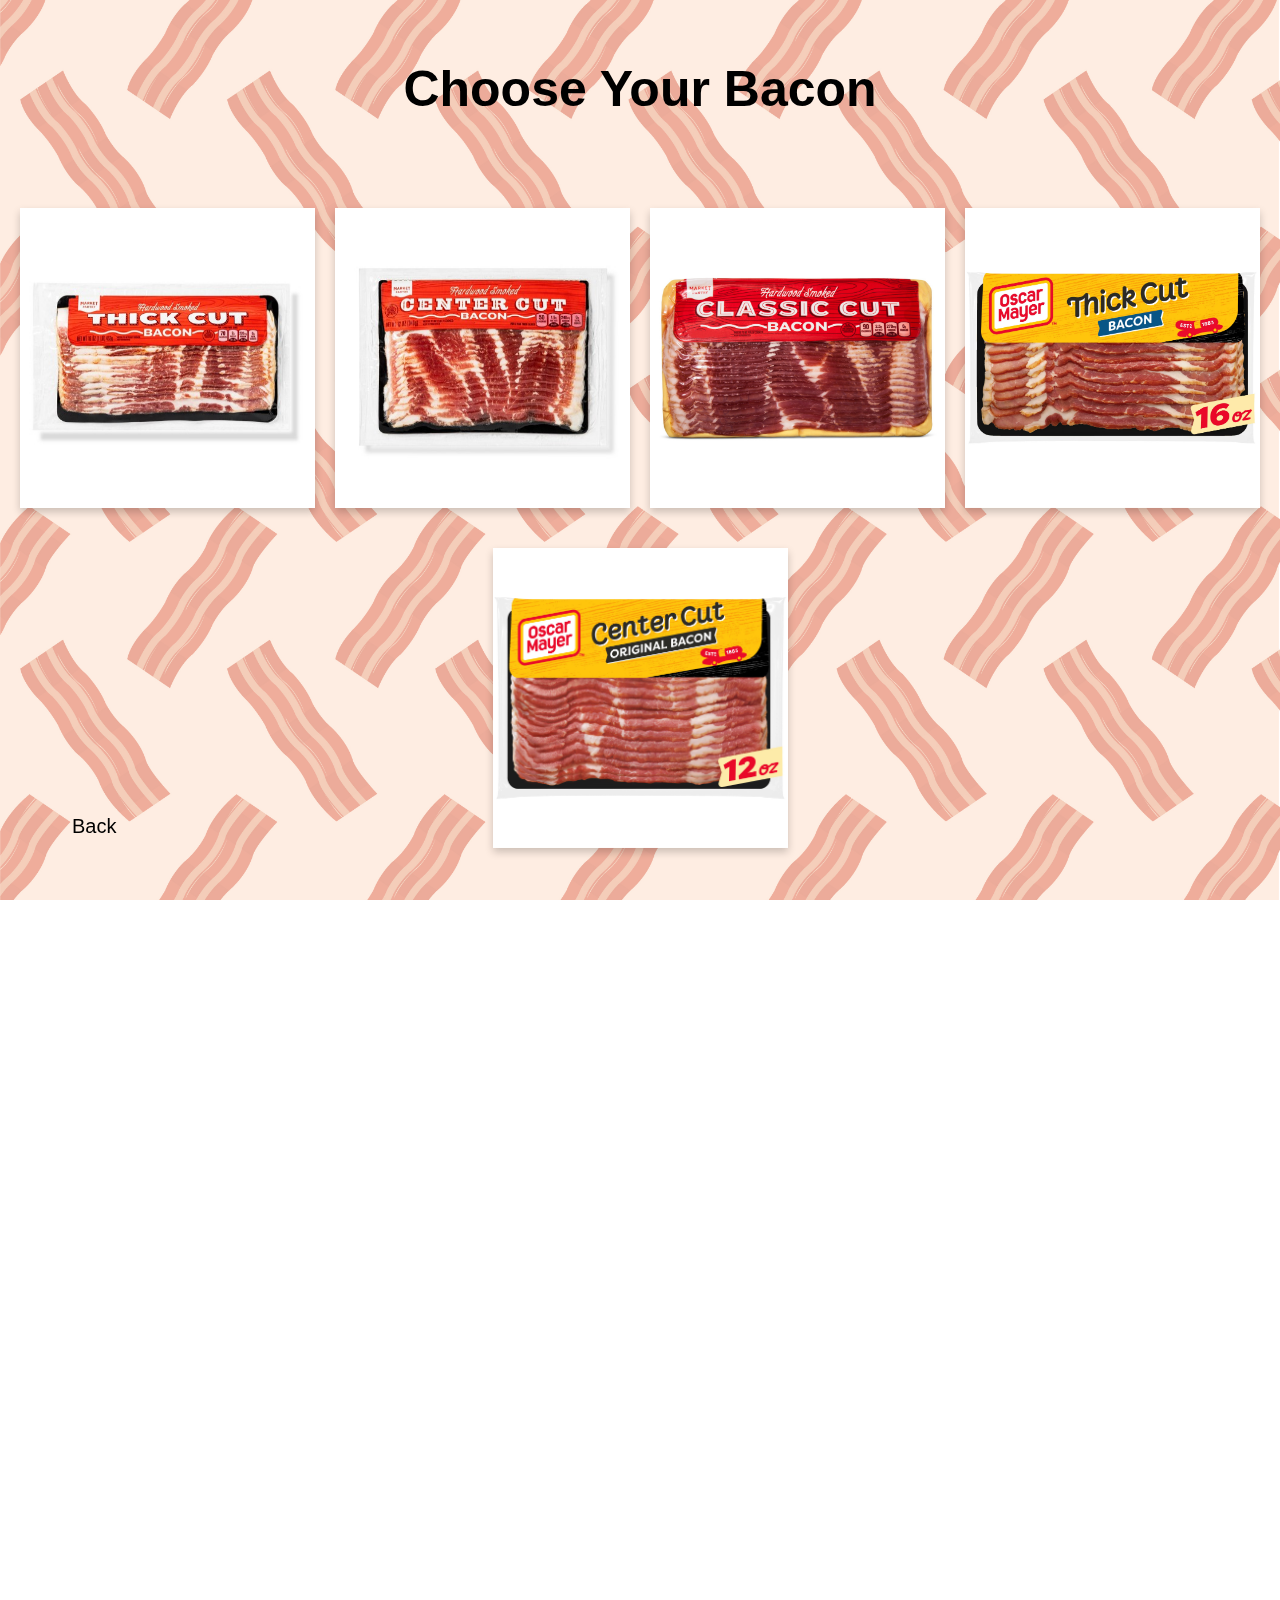
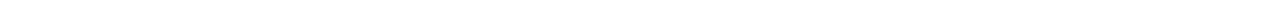
<file: tb/index.html>
<!DOCTYPE html>
<html lang="en">
<head>
    <meta charset="UTF-8">
    <meta name="viewport" content="width=device-width, initial-scale=1.0">
    <title>Bacon or Sausage</title>
    <link rel="stylesheet" href="style/reset.css">
</head>
<body>
    <h1>Choose Your Bacon</h1>
    <div id="flip-card-container" class="flip-card-container">
    </div>


    <a href="../bacon-1/index.html" id="btn-link">
        <div id="btn">
            <span class="noselect">Back</span>
            <div id="circle"></div>
        </div>
    </a>

    <script src="style/script.js"></script>
</body>
</html>
</file>
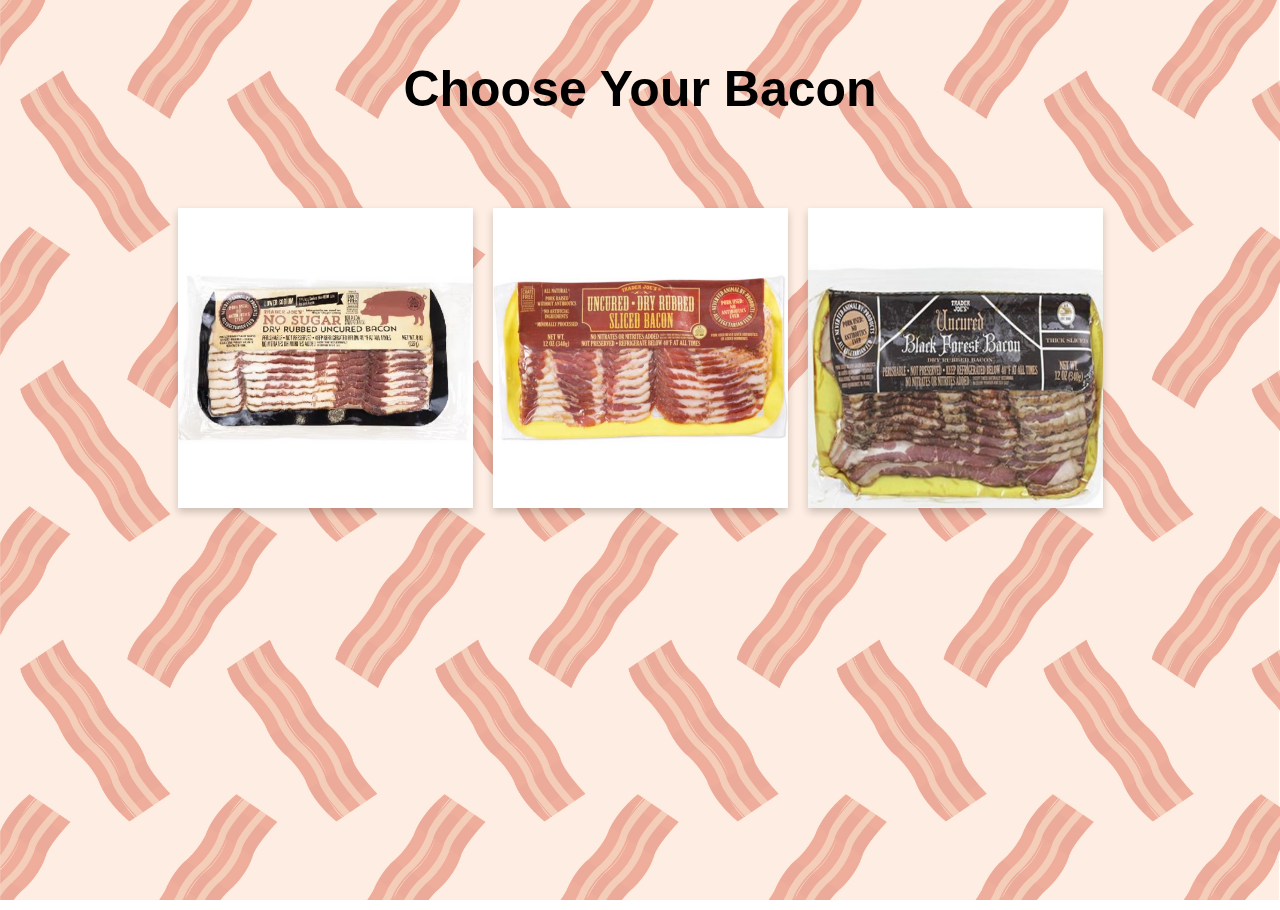
<file: tjb/index.html>
<!DOCTYPE html>
<html lang="en">
<head>
    <meta charset="UTF-8">
    <meta name="viewport" content="width=device-width, initial-scale=1.0">
    <title>Bacon or Sausage</title>
    <link rel="stylesheet" href="style/reset.css">
</head>
<body>
    <h1>Choose Your Bacon</h1>
    <div id="flip-card-container" class="flip-card-container">
    </div>
    <script src="style/script.js"></script>
</body>
</html>
</file>
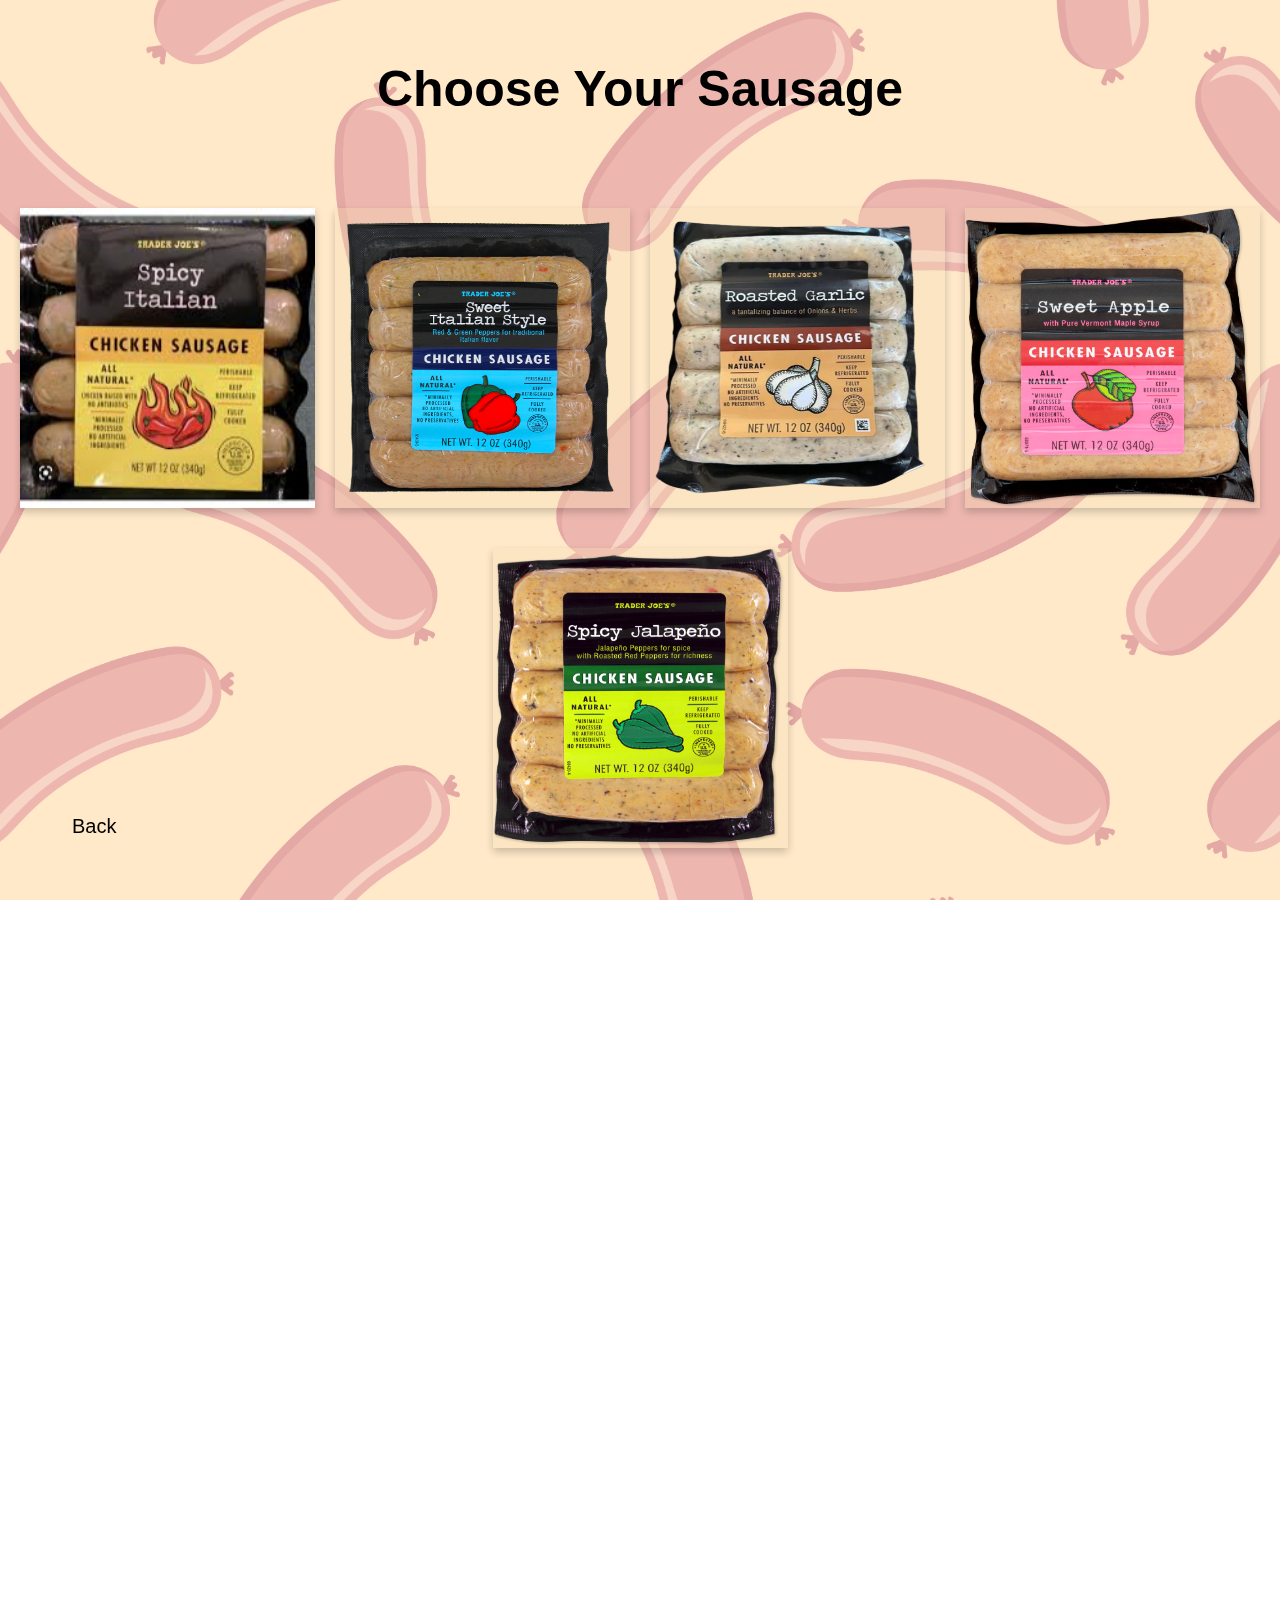
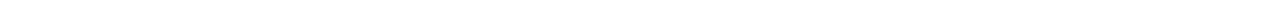
<file: tjs/index.html>
<!DOCTYPE html>
<html lang="en">
<head>
    <meta charset="UTF-8">
    <meta name="viewport" content="width=device-width, initial-scale=1.0">
    <title>Bacon or Sausage</title>
    <link rel="stylesheet" href="style/reset.css">
</head>
<body>
    <h1>Choose Your Sausage</h1>
    <div id="flip-card-container" class="flip-card-container">
    </div>


    <a href="../sg-1/index.html" id="btn-link">
        <div id="btn">
            <span class="noselect">Back</span>
            <div id="circle"></div>
        </div>
    </a>


    <script src="style/scrip.js"></script>
</body>
</html>
</file>
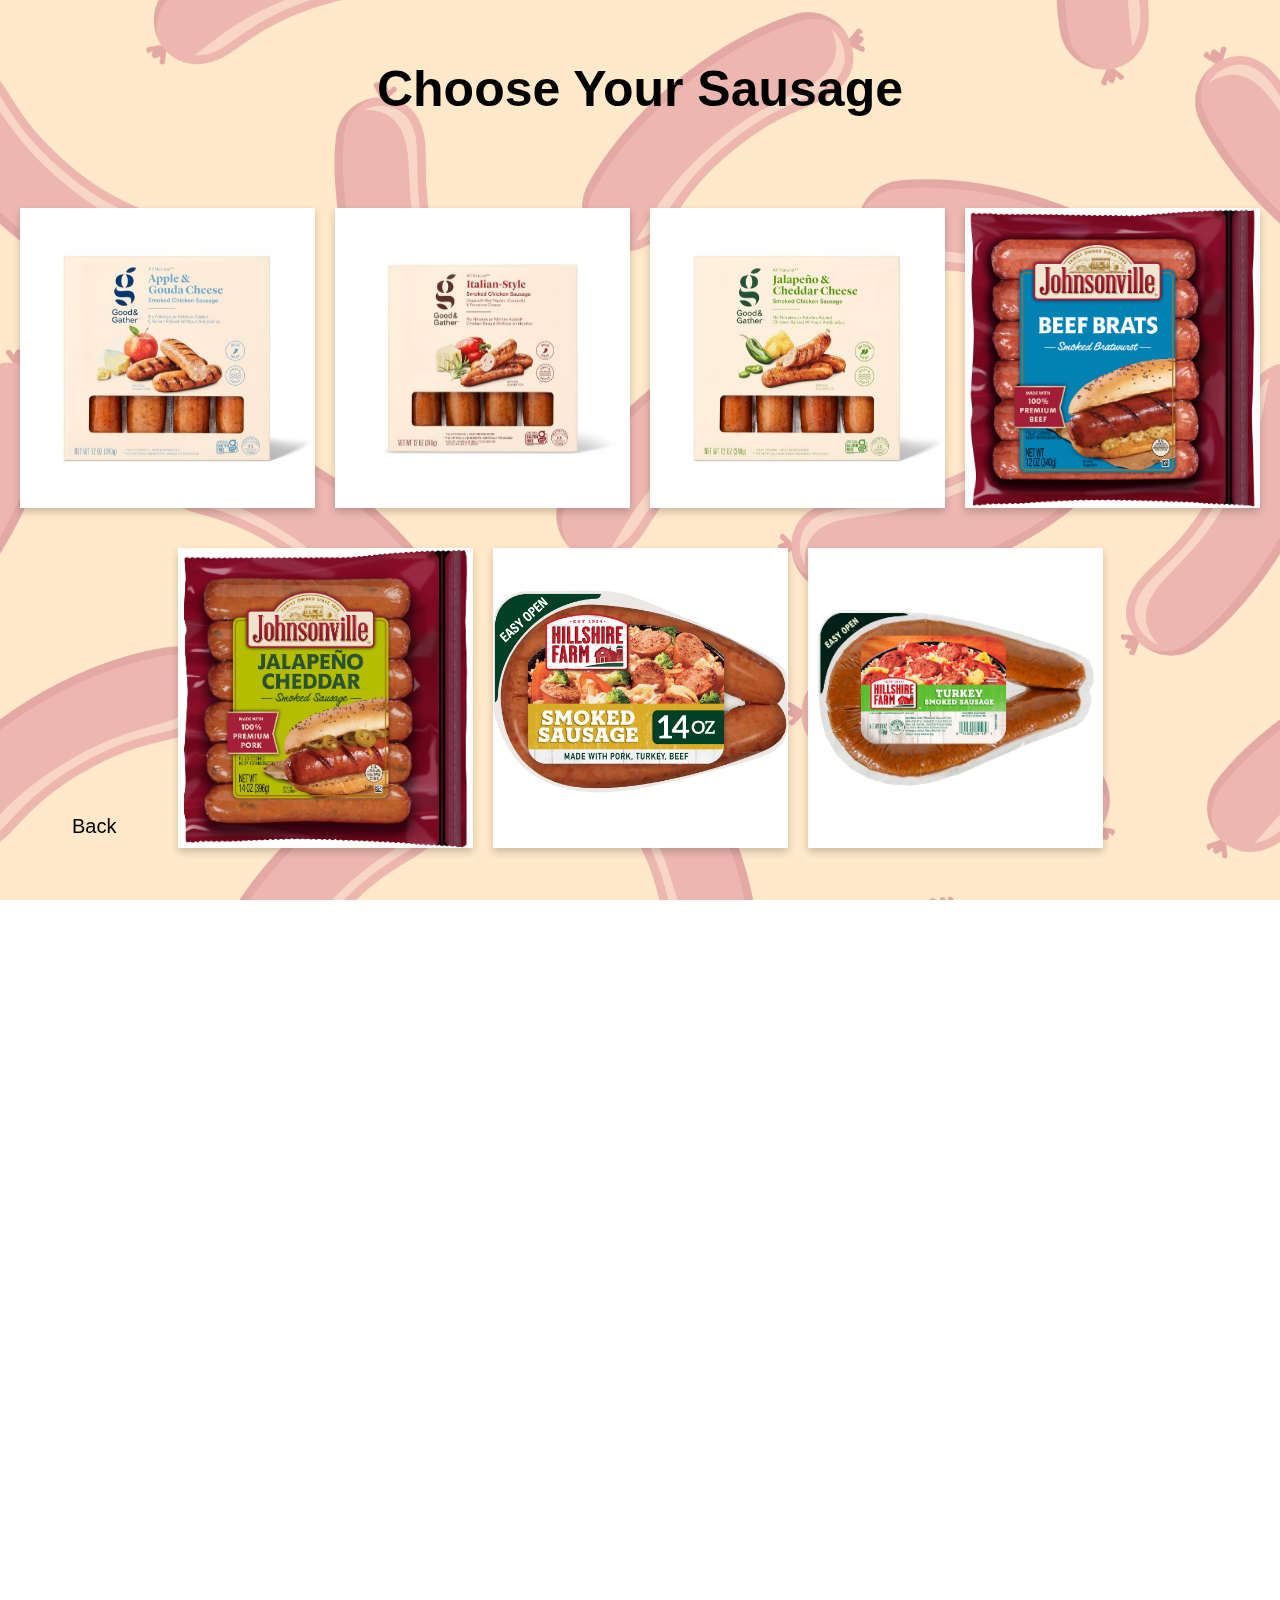
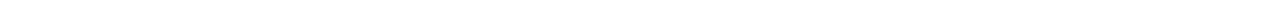
<file: ts/index.html>
<!DOCTYPE html>
<html lang="en">
<head>
    <meta charset="UTF-8">
    <meta name="viewport" content="width=device-width, initial-scale=1.0">
    <title>Bacon or Sausage</title>
    <link rel="stylesheet" href="style/reset.css">
</head>
<body>
    <h1>Choose Your Sausage</h1>
    <div id="flip-card-container" class="flip-card-container">
    </div>

    <a href="../sg-1/index.html" id="btn-link">
        <div id="btn">
            <span class="noselect">Back</span>
            <div id="circle"></div>
        </div>
    </a>


    <script src="style/script.js"></script>
</body>
</html>
</file>
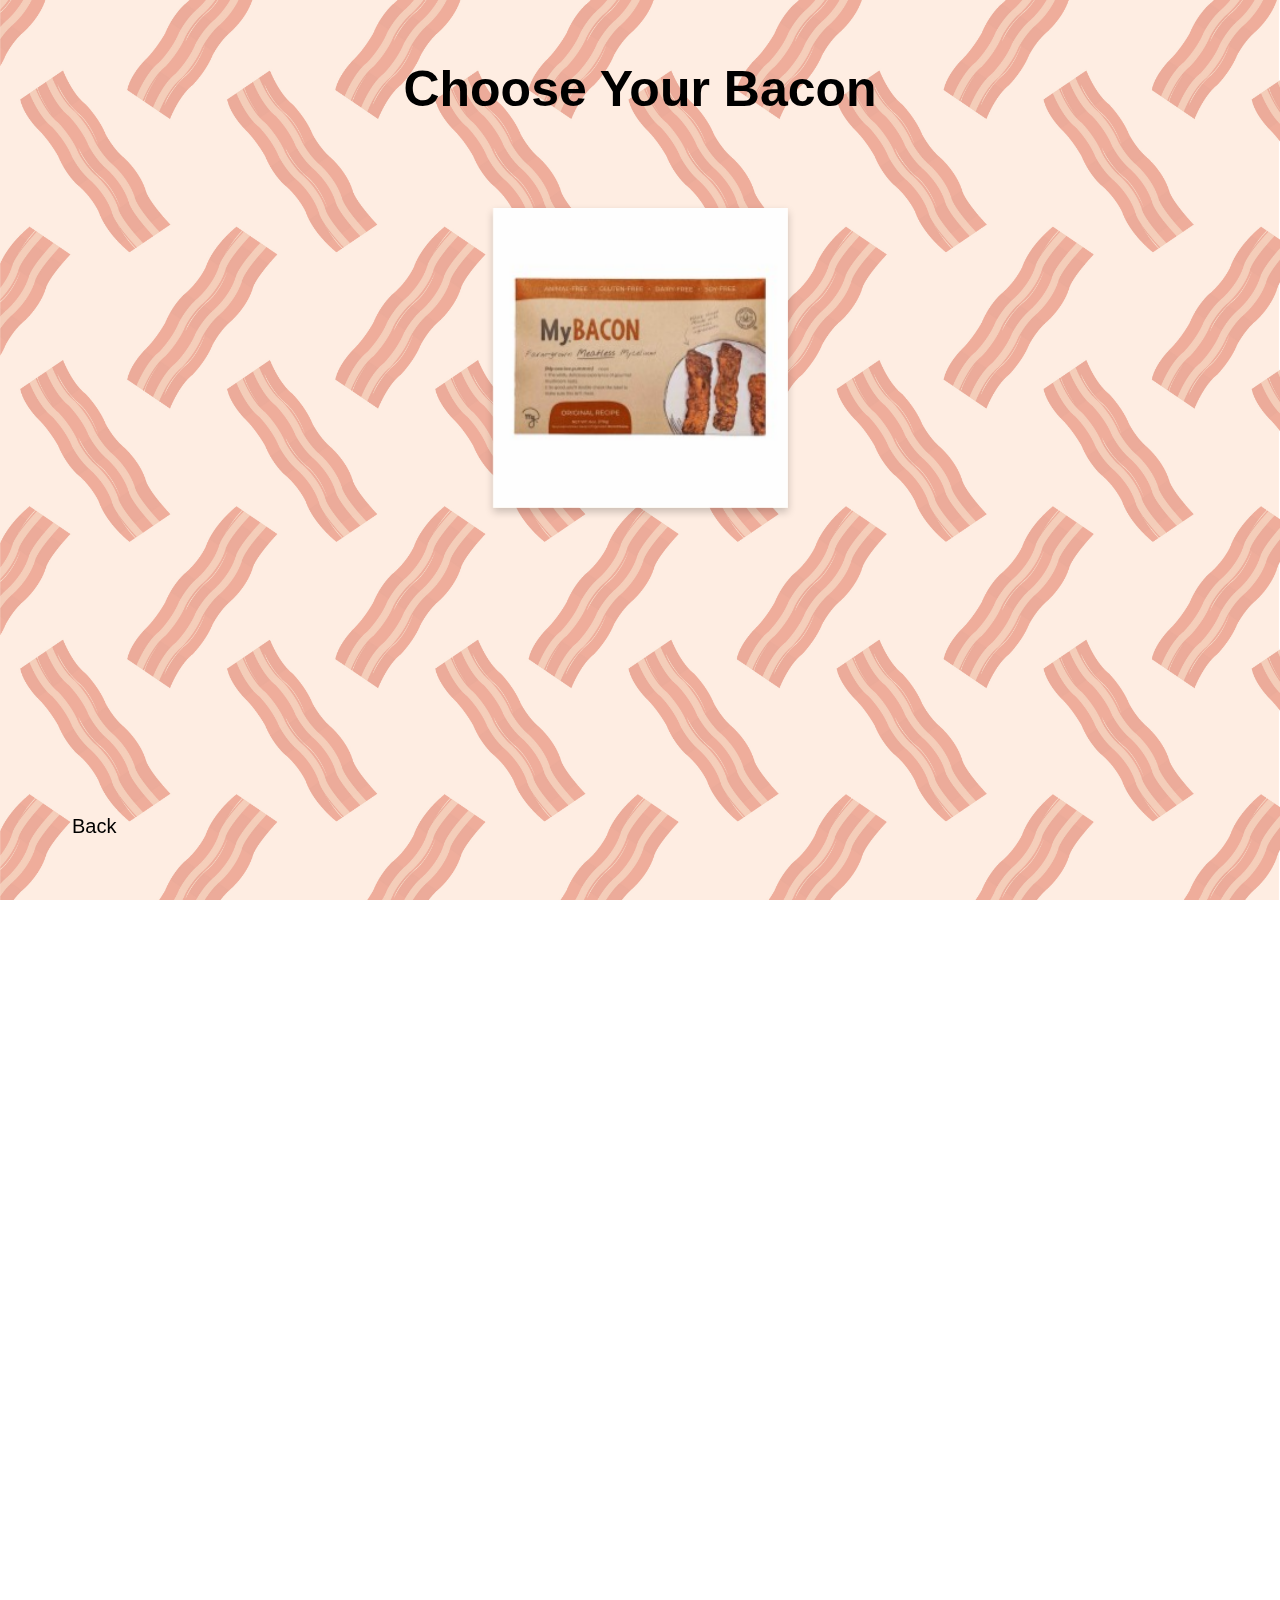
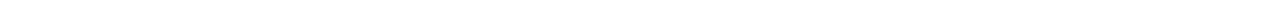
<file: wfb/index.html>
<!DOCTYPE html>
<html lang="en">
<head>
    <meta charset="UTF-8">
    <meta name="viewport" content="width=device-width, initial-scale=1.0">
    <title>Bacon or Sausage</title>
    <link rel="stylesheet" href="style/reset.css">
</head>
<body>
    <h1>Choose Your Bacon</h1>
    <div id="flip-card-container" class="flip-card-container">
       
    </div>


    <a href="../bacon-1/index.html" id="btn-link">
        <div id="btn">
            <span class="noselect">Back</span>
            <div id="circle"></div>
        </div>
    </a>

    <script src="style/script.js"></script>
</body>
</html>
</file>
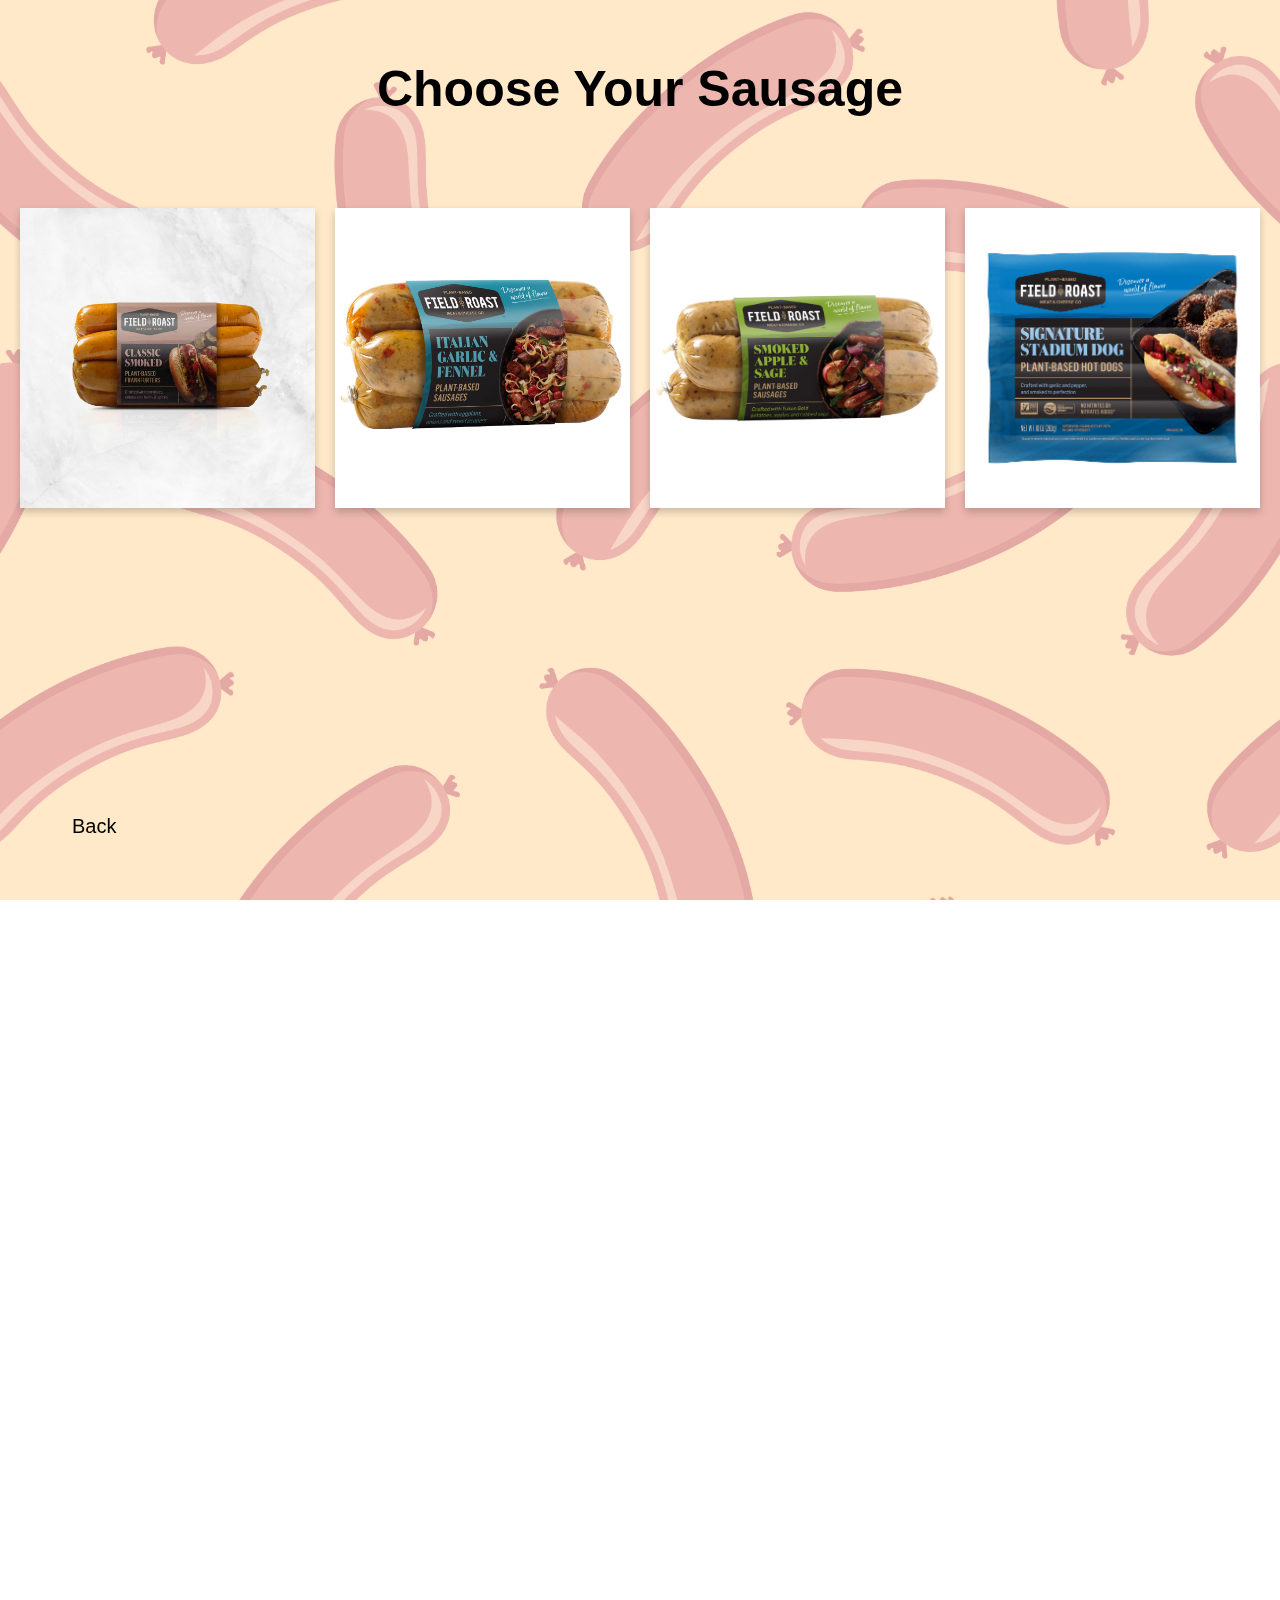
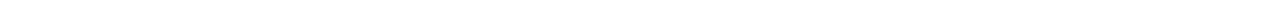
<file: wfs/index.html>
<!DOCTYPE html>
<html lang="en">
<head>
    <meta charset="UTF-8">
    <meta name="viewport" content="width=device-width, initial-scale=1.0">
    <title>Bacon or Sausage</title>
    <link rel="stylesheet" href="style/reset.css">
</head>
<body>
    <h1>Choose Your Sausage</h1>
    <div id="flip-card-container" class="flip-card-container">
    </div>


    <a href="../sg-1/index.html" id="btn-link">
        <div id="btn">
            <span class="noselect">Back</span>
            <div id="circle"></div>
        </div>
    </a>


    <script src="style/script.js"></script>
</body>
</html>
</file>
